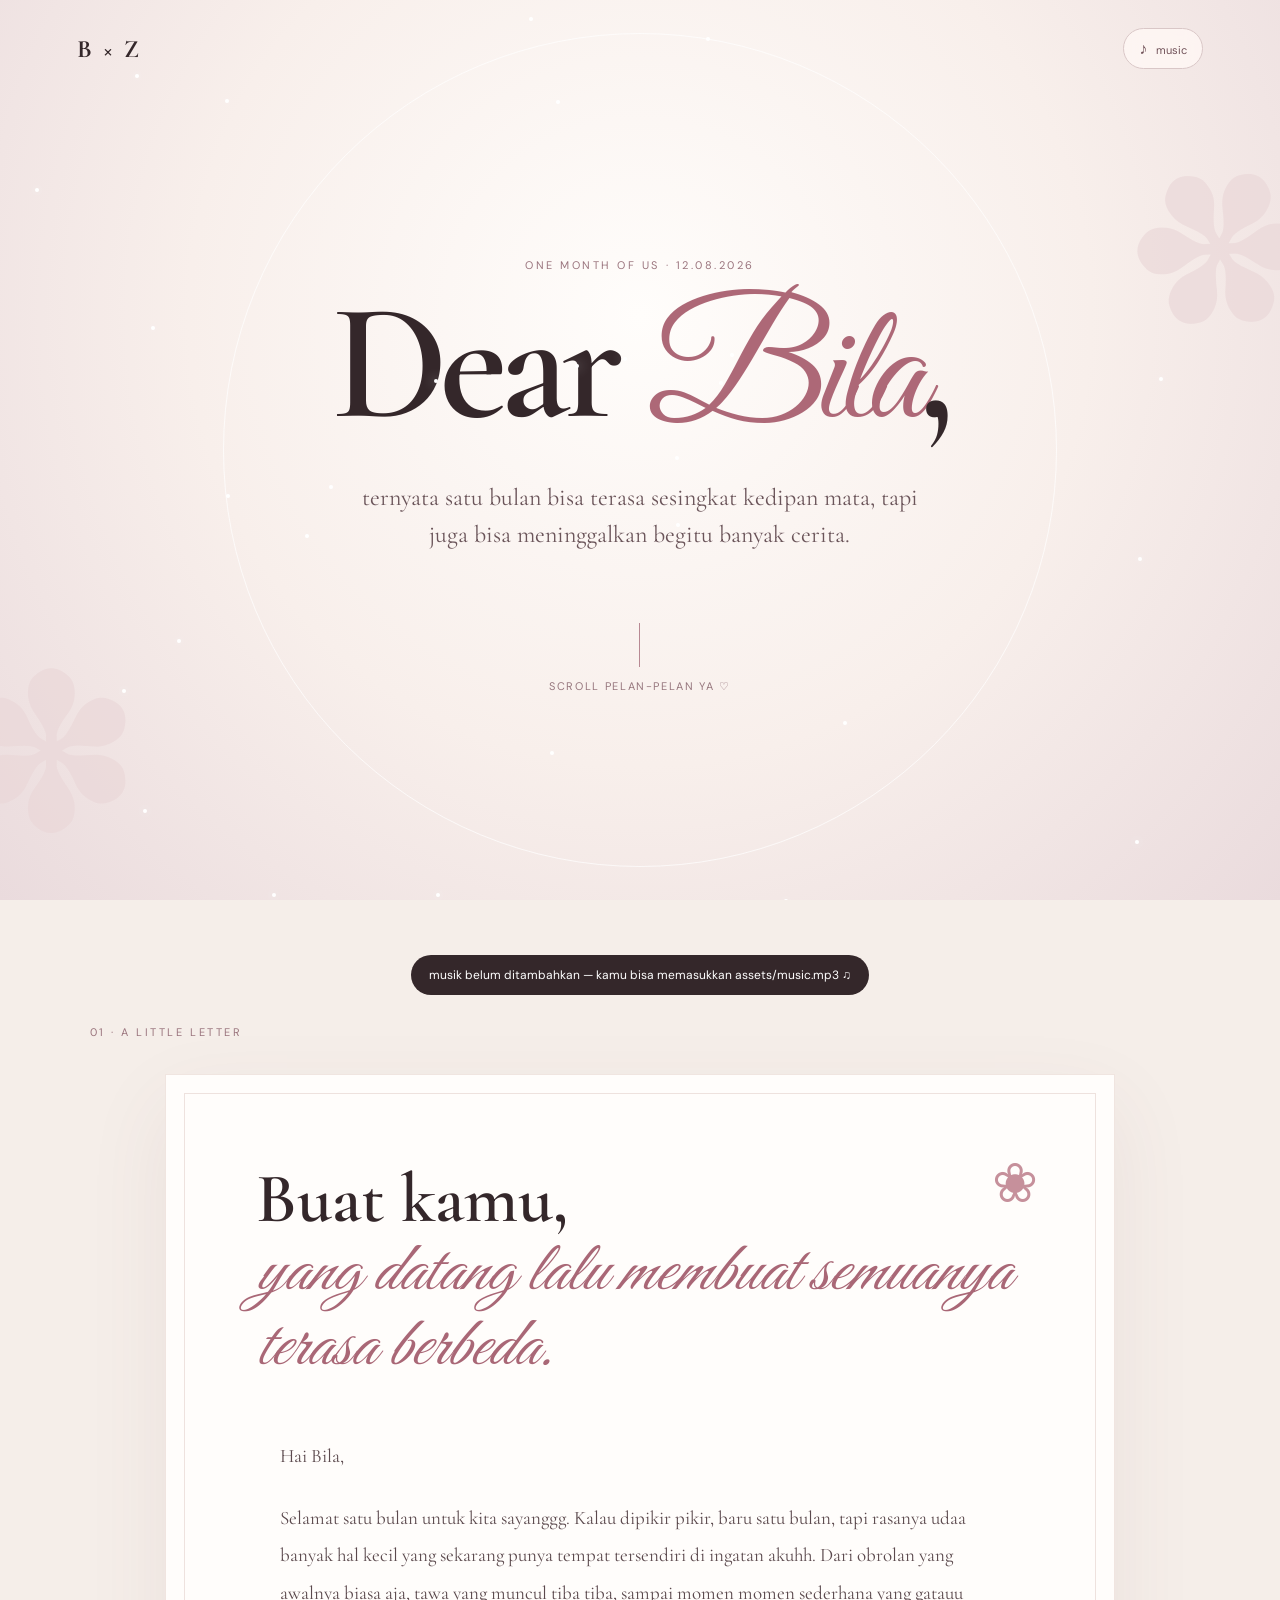
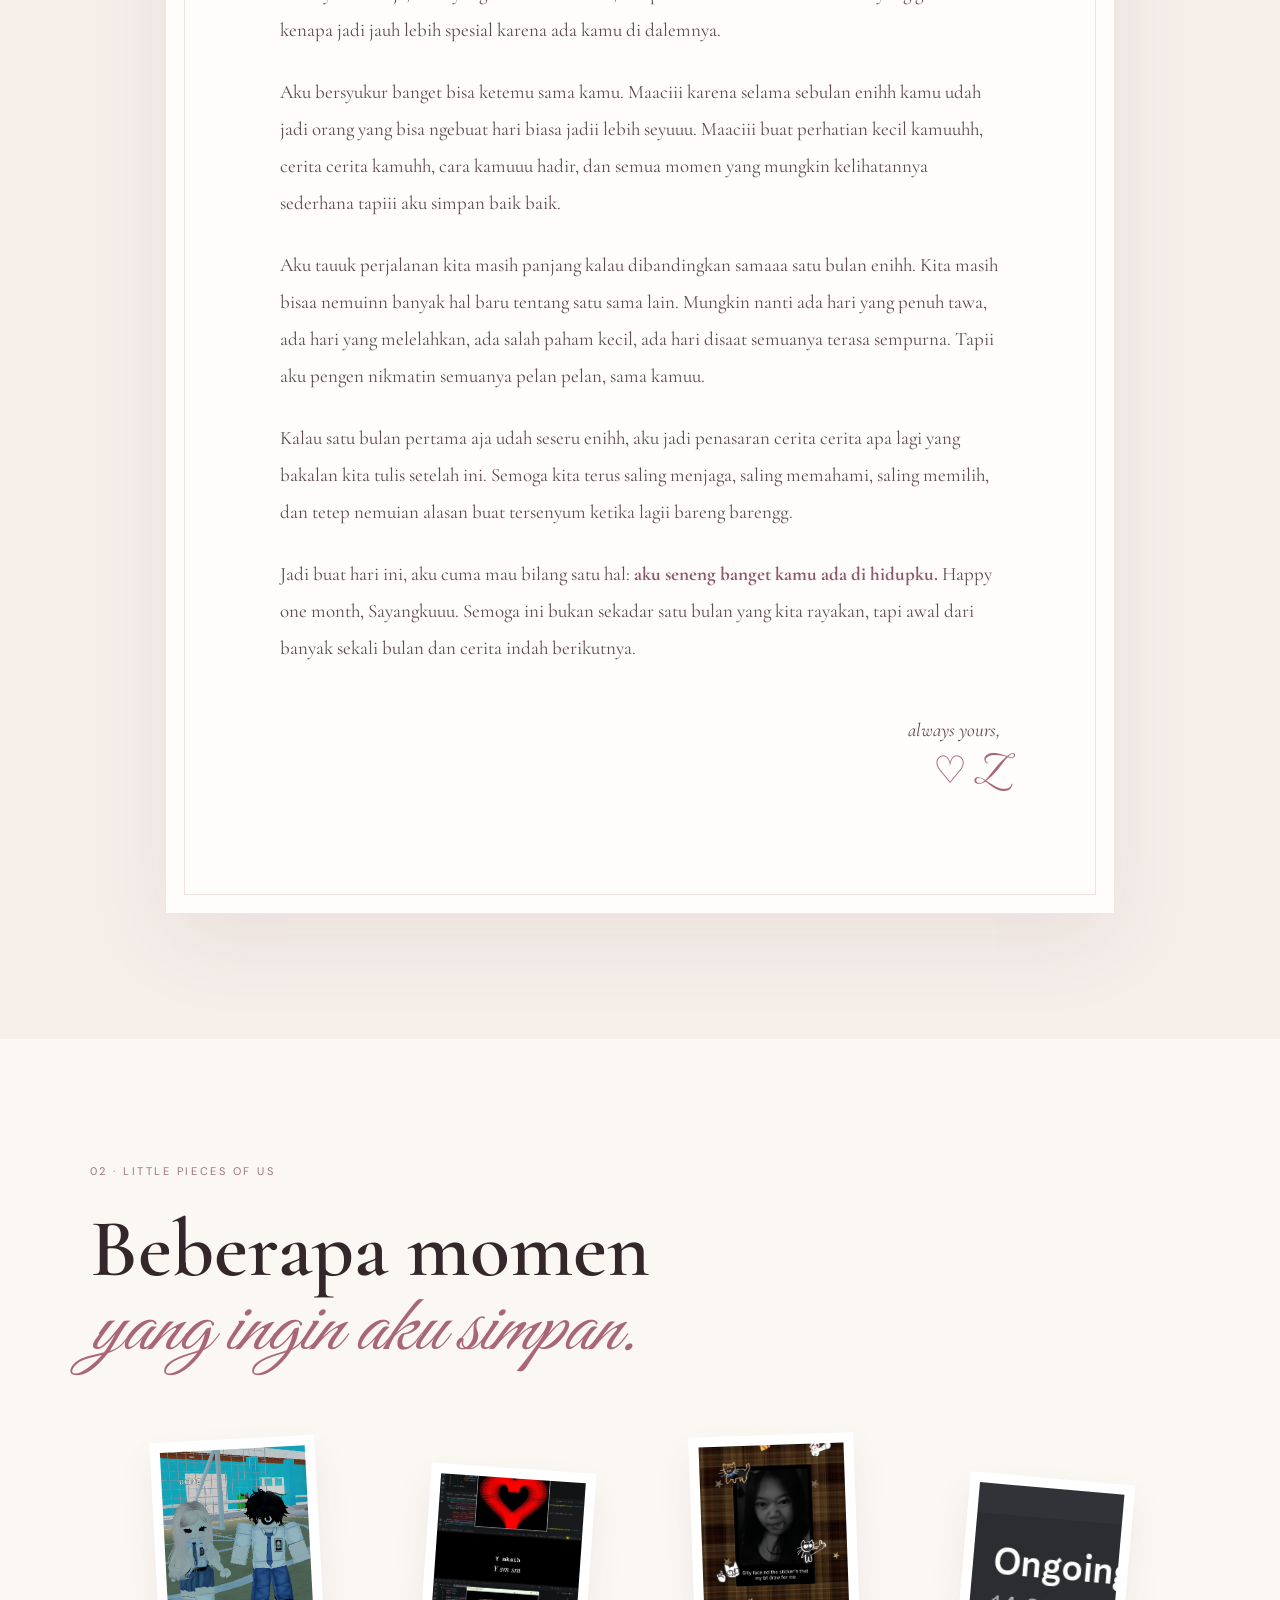
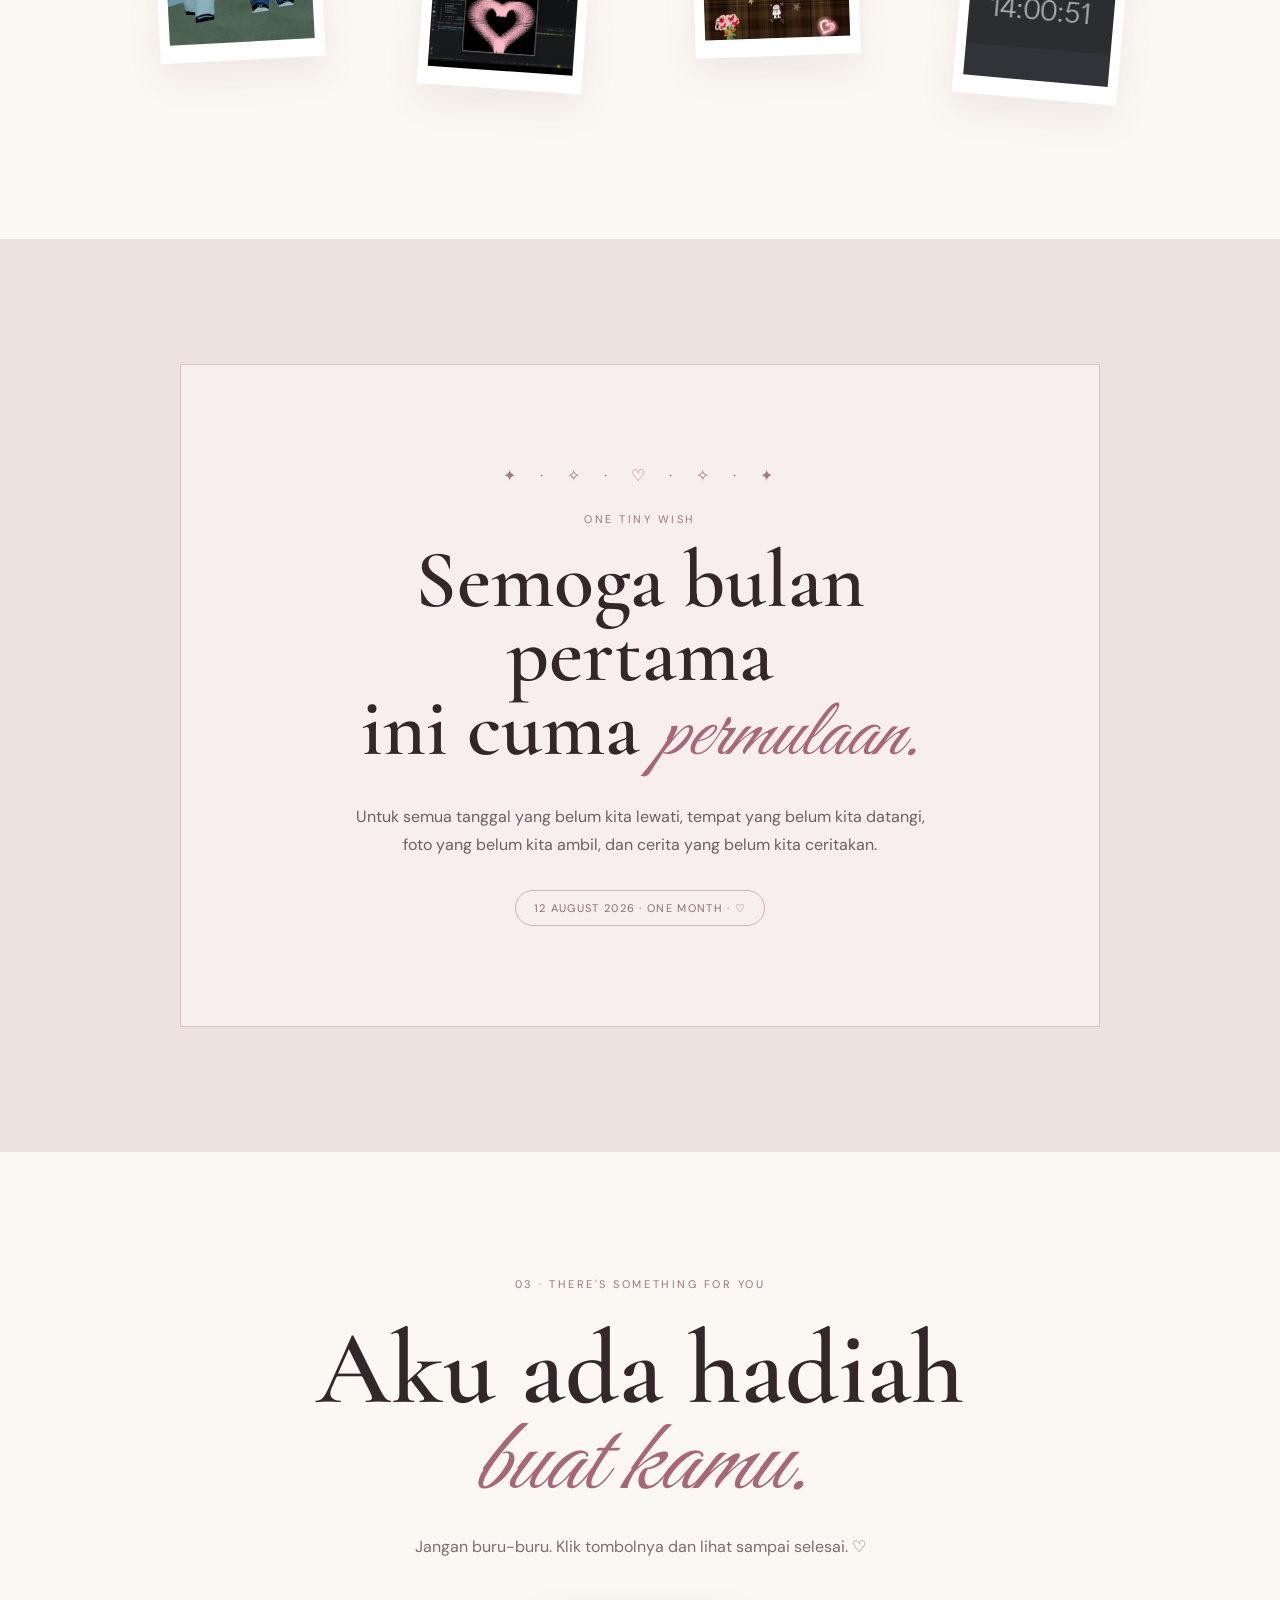
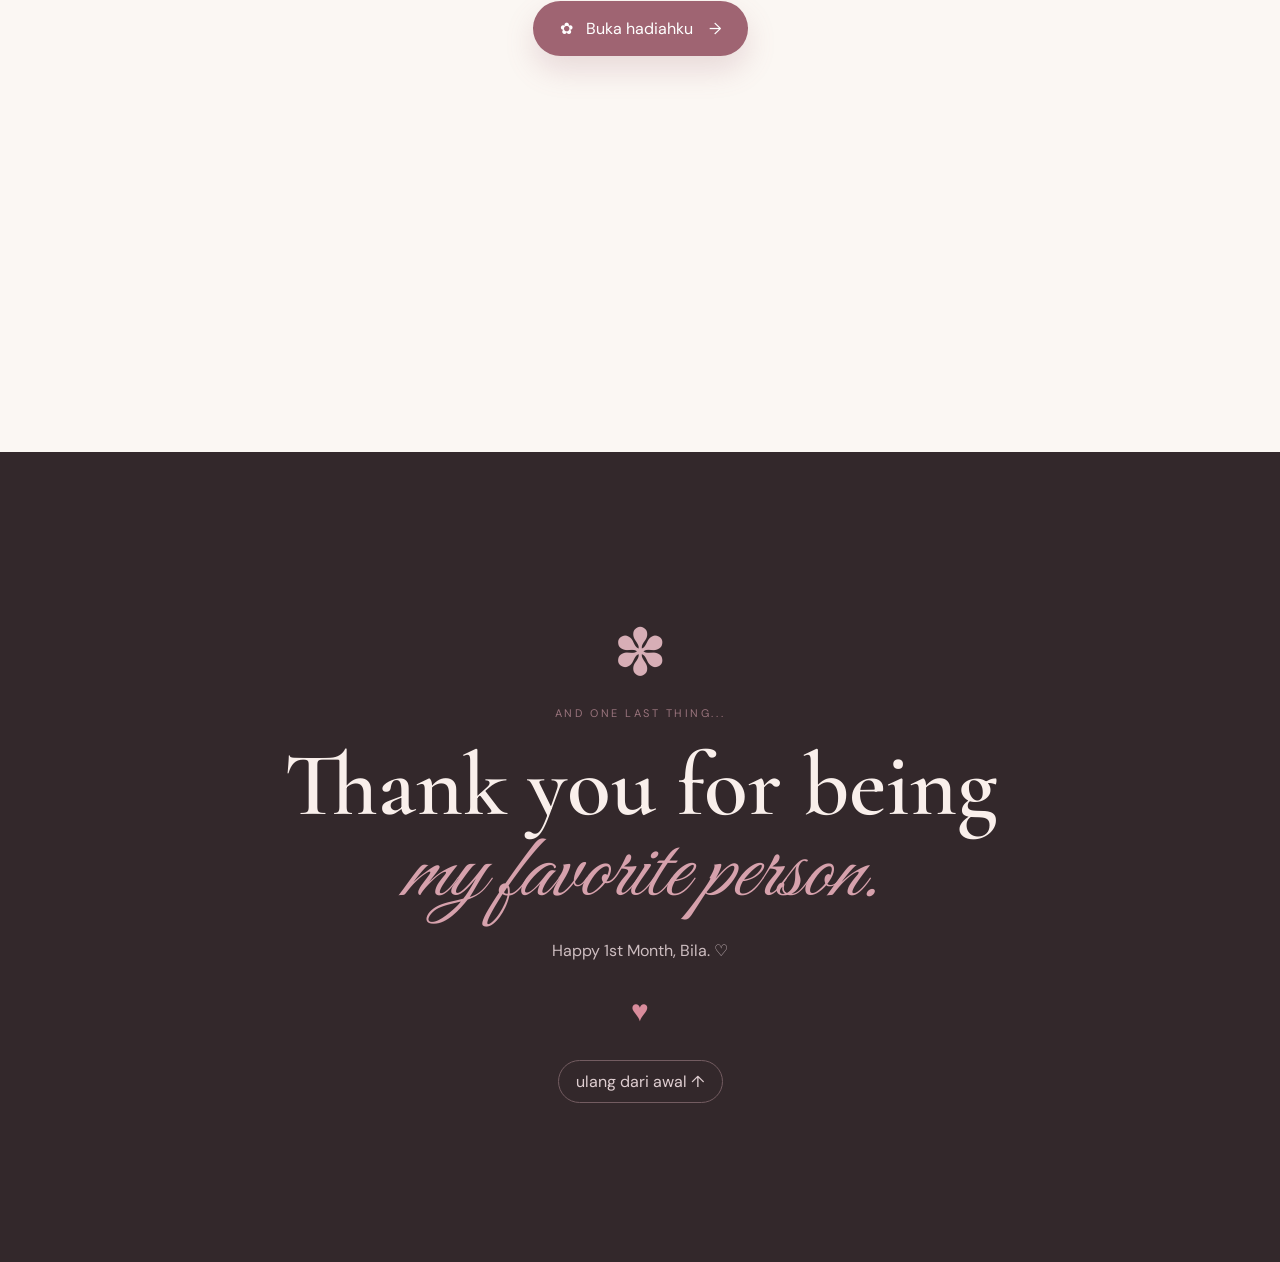
<file: index.html>
<!DOCTYPE html>
<html lang="id">
<head>
  <meta charset="UTF-8" />
  <meta name="viewport" content="width=device-width, initial-scale=1.0" />
  <title>Dear Bila ♡ — Our First Month</title>
  <meta name="description" content="A tiny digital love letter for Bila." />
  <link rel="preconnect" href="https://fonts.googleapis.com">
  <link rel="preconnect" href="https://fonts.gstatic.com" crossorigin>
  <link href="https://fonts.googleapis.com/css2?family=Cormorant+Garamond:wght@400;500;600;700&family=DM+Sans:wght@400;500;600;700&family=Great+Vibes&display=swap" rel="stylesheet">
  <link rel="stylesheet" href="style.css" />
</head>
<body>
  <div id="loader">
    <div class="loader-lily">✿</div>
    <p>menyiapkan sesuatu untuk Bila...</p>
  </div>

  <div class="petals" aria-hidden="true"></div>
  <div class="sparkles" aria-hidden="true"></div>

  <header class="hero" id="home">
    <nav class="nav">
      <div class="brand">B × Z</div>
      <button class="music-btn" id="musicBtn" aria-label="Putar musik">♪ <span>music</span></button>
    </nav>

    <div class="hero-content">
      <p class="eyebrow">one month of us · 12.08.2026</p>
      <h1>Dear <span>Bila</span>,</h1>
      <p class="hero-lead">
        ternyata satu bulan bisa terasa sesingkat kedipan mata,
        tapi juga bisa meninggalkan begitu banyak cerita.
      </p>
      <div class="scroll-cue"><span></span> scroll pelan-pelan ya ♡</div>
    </div>

    <div class="hero-lily lily-left">✽</div>
    <div class="hero-lily lily-right">✽</div>
  </header>

  <main>
    <section class="letter section">
      <div class="section-label">01 · a little letter</div>
      <div class="paper">
        <div class="paper-flower">❀</div>
        <h2>Buat kamu,<br><em>yang datang lalu membuat semuanya terasa berbeda.</em></h2>
        <div class="letter-text">
          <p>Hai Bila,</p>
          <p>
            Selamat satu bulan untuk kita sayanggg. Kalau dipikir pikir, baru satu bulan,
            tapi rasanya udaa banyak hal kecil yang sekarang punya tempat
            tersendiri di ingatan akuhh. Dari obrolan yang awalnya biasa aja, tawa yang
            muncul tiba tiba, sampai momen momen sederhana yang gatauu kenapa
            jadi jauh lebih spesial karena ada kamu di dalemnya.
          </p>
          <p>
            Aku bersyukur banget bisa ketemu sama kamu. Maaciii karena
            selama sebulan enihh kamu udah jadi orang yang bisa ngebuat hari
            biasa jadii lebih seyuuu. Maaciii buat perhatian kecil kamuuhh,
            cerita cerita kamuhh, cara kamuuu hadir, dan semua momen yang
            mungkin kelihatannya sederhana tapiii aku simpan baik baik.
          </p>
          <p>
            Aku tauuk perjalanan kita masih panjang kalau dibandingkan samaaa
            satu bulan enihh. Kita masih bisaa nemuinn banyak hal baru tentang satu
            sama lain. Mungkin nanti ada hari yang penuh tawa, ada hari yang
            melelahkan, ada salah paham kecil, ada hari disaat semuanya terasa
            sempurna. Tapii aku pengen nikmatin semuanya pelan pelan, sama kamuu.
          </p>
          <p>
            Kalau satu bulan pertama aja udah seseru enihh, aku jadi penasaran
            cerita cerita apa lagi yang bakalan kita tulis setelah ini. Semoga kita
            terus saling menjaga, saling memahami, saling memilih, dan tetep
            nemuian alasan buat tersenyum ketika lagii bareng barengg.
          </p>
          <p>
            Jadi buat hari ini, aku cuma mau bilang satu hal:
            <strong>aku seneng banget kamu ada di hidupku.</strong>
            Happy one month, Sayangkuuu. Semoga ini bukan sekadar satu bulan yang
            kita rayakan, tapi awal dari banyak sekali bulan dan cerita indah
            berikutnya.
          </p>
          <p class="signature">always yours,<br><span>♡ Z</span></p>
        </div>
      </div>
    </section>

    <section class="memories section">
      <div class="section-label">02 · little pieces of us</div>
      <div class="memory-heading">
        <h2>Beberapa momen<br><em>yang ingin aku simpan.</em></h2>
      </div>
      <div class="polaroids">
        <figure class="polaroid p1"><img src="assets/photos/photo-1.jpg" onerror="this.src='https://placehold.co/700x900/f5eee8/9b6b72?text=Foto+1';" alt="Momen 1"></figure>
        <figure class="polaroid p2"><img src="assets/photos/photo-2.jpg" onerror="this.src='https://placehold.co/700x900/ece4df/9b6b72?text=Foto+2';" alt="Momen 2"></figure>
        <figure class="polaroid p3"><img src="assets/photos/photo-3.jpg" onerror="this.src='https://placehold.co/700x900/f0e5e4/9b6b72?text=Foto+3';" alt="Momen 3"></figure>
        <figure class="polaroid p4"><img src="assets/photos/photo-4.jpg" onerror="this.src='https://placehold.co/700x900/e7e1dc/9b6b72?text=Foto+4';" alt="Momen 4"></figure>
      </div>
    </section>

    <section class="wish section">
      <div class="wish-card">
        <div class="constellation">✦　·　✧　·　♡　·　✧　·　✦</div>
        <p class="eyebrow">one tiny wish</p>
        <h2>Semoga bulan pertama<br>ini cuma <em>permulaan.</em></h2>
        <p>
          Untuk semua tanggal yang belum kita lewati, tempat yang belum kita datangi,
          foto yang belum kita ambil, dan cerita yang belum kita ceritakan.
        </p>
        <div class="date-pill">12 August 2026 · one month · ♡</div>
      </div>
    </section>

    <section class="gift section" id="gift">
      <div class="gift-intro">
        <div class="section-label">03 · there's something for you</div>
        <h2>Aku ada hadiah<br><em>buat kamu.</em></h2>
        <p>Jangan buru-buru. Klik tombolnya dan lihat sampai selesai. ♡</p>
        <button class="gift-btn" id="giftBtn">
          <span class="btn-flower">✿</span>
          Buka hadiahku
          <span class="arrow">→</span>
        </button>
      </div>

      <div class="bouquet-stage" id="bouquetStage" aria-hidden="true">
        <div class="bouquet-glow"></div>
        <div class="bouquet">
          <div class="bouquet-ribbon ribbon-back"></div>
          <div class="stems">
            <span></span><span></span><span></span><span></span><span></span><span></span>
          </div>
          <div class="leaves">
            <i></i><i></i><i></i><i></i><i></i><i></i>
          </div>
          <div class="lily lily-a"><b>✽</b></div>
          <div class="lily lily-b"><b>✽</b></div>
          <div class="lily lily-c"><b>✽</b></div>
          <div class="lily lily-d"><b>✽</b></div>
          <div class="lily lily-e"><b>✽</b></div>
          <div class="lily lily-f"><b>✽</b></div>

          <div class="photo-charm charm-1"><img src="assets/photos/photo-5.jpg" onerror="this.src='https://placehold.co/300x300/f4ebe6/9b6b72?text=♡';" alt="Foto kecil"></div>

          <div class="bouquet-wrap">
            <div class="paper-fold"></div>
            <div class="ribbon-front"><span>for Bila ♡</span></div>
          </div>
        </div>
        <p class="bouquet-caption">a bouquet made of lilies, memories, and a little piece of my heart.</p>
      </div>
    </section>

    <section class="final section">
      <div class="final-inner">
        <div class="final-flower">✽</div>
        <p class="eyebrow">and one last thing...</p>
        <h2>Thank you for being<br><em>my favorite person.</em></h2>
        <p>Happy 1st Month, Bila. ♡</p>
        <div class="heart">♥</div>
        <button class="back-top" onclick="window.scrollTo({top:0,behavior:'smooth'})">ulang dari awal ↑</button>
      </div>
    </section>
  </main>

<audio id="bgMusic" loop preload="auto" src="./assets/music.mp3"></audio>

  <div class="toast" id="toast">musik belum ditambahkan — kamu bisa memasukkan assets/music.mp3 ♫</div>
  <script src="script.js"></script>
</body>
</html>
</file>
<file: style.css>
*{box-sizing:border-box}html{scroll-behavior:smooth}body{margin:0;background:#fbf7f3;color:#34272a;font-family:"DM Sans",sans-serif;overflow-x:hidden}button{font:inherit}::selection{background:#e8c8ce;color:#34272a}
#loader{position:fixed;inset:0;z-index:9999;background:#fbf7f3;display:grid;place-items:center;align-content:center;gap:12px;transition:.8s}.loader-lily{font-size:54px;color:#b87987;animation:spin 2s linear infinite}.loader p{font-size:12px;letter-spacing:.18em;text-transform:uppercase;color:#80686d}@keyframes spin{to{transform:rotate(360deg)}}
.nav{position:absolute;top:0;left:0;right:0;z-index:10;padding:28px 6vw;display:flex;justify-content:space-between;align-items:center}.brand{font-family:"Cormorant Garamond";font-size:25px;font-weight:700;letter-spacing:.1em}.music-btn{border:1px solid #d9c7c7;background:#fff8f6cc;color:#6f5057;border-radius:999px;padding:9px 15px;cursor:pointer;backdrop-filter:blur(8px)}.music-btn span{font-size:11px;margin-left:5px}
.hero{min-height:100vh;position:relative;display:grid;place-items:center;text-align:center;overflow:hidden;background:radial-gradient(circle at 50% 35%,#fffdfb 0,#f8efeb 52%,#eadbdd 100%)}.hero:after{content:"";position:absolute;width:65vw;height:65vw;border-radius:50%;border:1px solid #fff;opacity:.7}.hero-content{position:relative;z-index:3;max-width:850px;padding:100px 24px 60px}.eyebrow,.section-label{font-size:11px;letter-spacing:.23em;text-transform:uppercase;color:#9a747d}.hero h1{font:600 clamp(74px,13vw,170px)/.8 "Cormorant Garamond";margin:25px 0 34px;letter-spacing:-.045em}.hero h1 span{font-family:"Great Vibes";font-weight:400;color:#ad6877}.hero-lead{max-width:600px;margin:auto;font:400 24px/1.55 "Cormorant Garamond";color:#6b555a}.scroll-cue{margin-top:70px;font-size:11px;letter-spacing:.15em;text-transform:uppercase;color:#96767d}.scroll-cue span{display:block;margin:0 auto 12px;width:1px;height:44px;background:#b88993;animation:bounce 1.7s infinite}@keyframes bounce{50%{transform:translateY(10px);opacity:.4}}
.hero-lily{position:absolute;font-size:clamp(100px,17vw,250px);color:#ead7d8;opacity:.65;font-family:serif}.lily-left{left:-40px;bottom:2%}.lily-right{right:-30px;top:14%;transform:rotate(28deg)}
.section{padding:125px 7vw}.letter{background:#f5eee9}.section-label{margin-bottom:35px}.paper{max-width:950px;margin:auto;background:#fffdfb;padding:clamp(38px,7vw,90px);position:relative;box-shadow:0 30px 80px #65474a13;border:1px solid #f0e5e0}.paper:before{content:"";position:absolute;inset:18px;border:1px solid #eee2de;pointer-events:none}.paper-flower{position:absolute;right:8%;top:5%;font-size:55px;color:#c6909b}.paper h2{font:600 clamp(38px,6vw,70px)/.98 "Cormorant Garamond";margin:0 0 55px;max-width:760px}.paper h2 em,.memory-heading h2 em,.wish h2 em,.gift h2 em,.final h2 em{font-family:"Great Vibes";font-weight:400;color:#a96776}.letter-text{max-width:720px;margin:auto;font:400 19px/1.95 "Cormorant Garamond";color:#5b494d}.letter-text p{margin:0 0 25px}.letter-text strong{color:#8e5967;font-weight:700}.signature{padding-top:20px;text-align:right;font-style:italic}.signature span{font:38px "Great Vibes";color:#a96776}
.memories{background:#fbf7f3}.memory-heading{display:flex;justify-content:space-between;align-items:end;gap:30px;margin-bottom:55px}.memory-heading h2{font:600 clamp(45px,7vw,82px)/.9 "Cormorant Garamond";margin:0}.memory-heading p{max-width:330px;color:#806c70;font-size:13px;line-height:1.7}.memory-heading code{font-size:11px;background:#eee1df;padding:3px 6px;border-radius:5px}.polaroids{max-width:1050px;margin:auto;display:grid;grid-template-columns:repeat(4,1fr);gap:24px;align-items:start}.polaroid{background:white;padding:10px 10px 18px;box-shadow:0 18px 35px #62474a14;transform:rotate(-3deg);transition:.5s}.polaroid:nth-child(2){transform:rotate(4deg);margin-top:45px}.polaroid:nth-child(3){transform:rotate(-2deg);margin-top:12px}.polaroid:nth-child(4){transform:rotate(5deg);margin-top:55px}.polaroid:hover{transform:translateY(-12px) rotate(0);z-index:2}.polaroid img{width:100%;aspect-ratio:3/4;object-fit:cover;display:block}.polaroid figcaption{font:18px "Great Vibes";color:#8d616a;text-align:center;padding-top:12px}
.wish{background:#ede1e0}.wish-card{max-width:920px;margin:auto;text-align:center;padding:clamp(45px,8vw,100px);border:1px solid #dac2c5;background:#f7efee}.constellation{color:#a87680;letter-spacing:.25em;margin-bottom:25px}.wish h2{font:600 clamp(45px,7vw,82px)/.9 "Cormorant Garamond";margin:18px 0 30px}.wish p:not(.eyebrow){max-width:600px;margin:auto;color:#715e62;line-height:1.8}.date-pill{display:inline-block;margin-top:30px;border:1px solid #cfb0b5;padding:10px 18px;border-radius:999px;font-size:11px;letter-spacing:.12em;text-transform:uppercase;color:#916b73}
.gift{background:#fbf7f3;text-align:center;min-height:100vh}.gift-intro h2{font:600 clamp(55px,9vw,105px)/.82 "Cormorant Garamond";margin:20px 0 28px}.gift-intro>p{color:#806b70}.gift-btn{margin-top:28px;border:0;background:#9f6472;color:white;padding:17px 27px;border-radius:999px;cursor:pointer;box-shadow:0 14px 30px #9f647233;transition:.3s}.gift-btn:hover{transform:translateY(-4px);box-shadow:0 20px 40px #9f647244}.btn-flower{margin-right:9px}.arrow{margin-left:12px}.bouquet-stage{display:none;position:relative;min-height:650px;margin:20px auto 0;max-width:1000px}.bouquet-stage.show{display:block;animation:appear 1s ease both}@keyframes appear{from{opacity:0;transform:scale(.94)}to{opacity:1;transform:none}}.bouquet-glow{position:absolute;width:500px;height:500px;border-radius:50%;left:50%;top:50%;transform:translate(-50%,-47%);background:#ead3d844;filter:blur(25px)}.bouquet{position:absolute;left:50%;top:52%;width:560px;height:560px;transform:translate(-50%,-50%)}.stems span{position:absolute;width:5px;height:330px;background:linear-gradient(#718c69,#405e49);left:50%;bottom:80px;transform-origin:bottom;border-radius:10px}.stems span:nth-child(1){transform:rotate(-29deg)}.stems span:nth-child(2){transform:rotate(-18deg)}.stems span:nth-child(3){transform:rotate(-8deg)}.stems span:nth-child(4){transform:rotate(8deg)}.stems span:nth-child(5){transform:rotate(19deg)}.stems span:nth-child(6){transform:rotate(30deg)}.leaves i{position:absolute;width:90px;height:35px;background:#66805e;border-radius:100% 0 100% 0;left:50%;bottom:210px;transform-origin:0 50%}.leaves i:nth-child(1){transform:rotate(-45deg) translateX(-5px)}.leaves i:nth-child(2){transform:rotate(-22deg) translateX(-5px);bottom:260px}.leaves i:nth-child(3){transform:rotate(-5deg) translateX(-5px);bottom:180px}.leaves i:nth-child(4){transform:scaleX(-1) rotate(-45deg) translateX(-5px);left:50%}.leaves i:nth-child(5){transform:scaleX(-1) rotate(-22deg) translateX(-5px);left:50%;bottom:260px}.leaves i:nth-child(6){transform:scaleX(-1) rotate(-5deg) translateX(-5px);left:50%;bottom:180px}
.lily{position:absolute;width:130px;height:130px;display:grid;place-items:center;z-index:3;filter:drop-shadow(0 10px 10px #76525822)}.lily b{font-size:120px;font-family:serif;font-weight:400;color:#fff9f5;text-shadow:0 0 0 #fff, -1px 0 #c996a1,1px 0 #c996a1,0 -1px #c996a1,0 1px #c996a1;line-height:1}.lily:after{content:"";position:absolute;width:10px;height:10px;border-radius:50%;background:#d6ad55;box-shadow:0 0 0 7px #d9b45b33}.lily-a{left:25px;top:90px;transform:rotate(-14deg)}.lily-b{left:105px;top:28px;transform:scale(.85) rotate(-8deg)}.lily-c{left:210px;top:2px;transform:scale(1.08)}.lily-d{right:75px;top:30px;transform:scale(.86) rotate(11deg)}.lily-e{right:0;top:100px;transform:rotate(14deg)}.lily-f{left:205px;top:115px;transform:scale(.82) rotate(3deg)}
.bouquet-wrap{position:absolute;bottom:25px;left:50%;transform:translateX(-50%);width:320px;height:190px;z-index:5;overflow:hidden}.paper-fold{position:absolute;inset:0;background:linear-gradient(145deg,#e9d2ce,#f5e3df 48%,#d9bab9);clip-path:polygon(9% 0,91% 0,75% 100%,25% 100%);box-shadow:0 10px 20px #55373b22}.ribbon-front{position:absolute;bottom:28px;left:50%;transform:translateX(-50%);background:#a56572;color:#fff;padding:11px 25px;border-radius:4px;font:20px "Great Vibes";box-shadow:0 8px 15px #55373b22}.photo-charm{position:absolute;width:90px;height:90px;padding:5px;background:#fff;z-index:6;box-shadow:0 8px 20px #4b343812}.photo-charm img{width:100%;height:100%;object-fit:cover}.charm-1{left:30px;bottom:175px;transform:rotate(-10deg)}.charm-2{right:28px;bottom:185px;transform:rotate(10deg)}.charm-3{left:82px;top:155px;transform:rotate(-5deg)}.charm-4{right:83px;top:155px;transform:rotate(7deg)}.bouquet-caption{position:absolute;bottom:-10px;left:0;right:0;font:20px "Cormorant Garamond";font-style:italic;color:#80646a}
.final{min-height:90vh;display:grid;place-items:center;text-align:center;background:#33282b;color:#f9efeb}.final-inner{max-width:800px}.final-flower{font-size:65px;color:#d7aeb6}.final h2{font:600 clamp(50px,8vw,90px)/.9 "Cormorant Garamond";margin:25px 0}.final h2 em{color:#d6a1ac}.final p:not(.eyebrow){color:#cdbdc0}.heart{font-size:30px;color:#d98c9c;margin:30px}.back-top{background:none;border:1px solid #735c61;color:#dfced1;border-radius:999px;padding:10px 17px;cursor:pointer}
.toast{position:fixed;left:50%;bottom:25px;transform:translate(-50%,120px);background:#34272a;color:#fff;padding:12px 18px;border-radius:999px;font-size:12px;z-index:100;transition:.4s}.toast.show{transform:translate(-50%,0)}
.petals,.sparkles{position:fixed;inset:0;pointer-events:none;z-index:20;overflow:hidden}.petal{position:absolute;top:-30px;color:#c78d98;font-size:16px;animation:fall linear forwards;opacity:.6}@keyframes fall{to{transform:translateY(110vh) rotate(500deg);opacity:0}}.sparkle{position:absolute;width:4px;height:4px;background:#fff;border-radius:50%;box-shadow:0 0 12px #fff;animation:twinkle 2s infinite}@keyframes twinkle{50%{opacity:.1;transform:scale(.2)}}
@media(max-width:800px){.section{padding:90px 6vw}.memory-heading{display:block}.polaroids{grid-template-columns:repeat(2,1fr)}.polaroid:nth-child(2),.polaroid:nth-child(4){margin-top:35px}.bouquet{transform:translate(-50%,-50%) scale(.72)}.bouquet-stage{min-height:520px}.bouquet-caption{bottom:5px;padding:0 20px}.paper-flower{display:none}}
@media(max-width:520px){.hero h1{font-size:78px}.hero-lead{font-size:20px}.polaroids{gap:12px}.polaroid figcaption{font-size:15px}.bouquet{transform:translate(-50%,-50%) scale(.58)}.bouquet-stage{min-height:430px}.music-btn span{display:none}}
</file>
